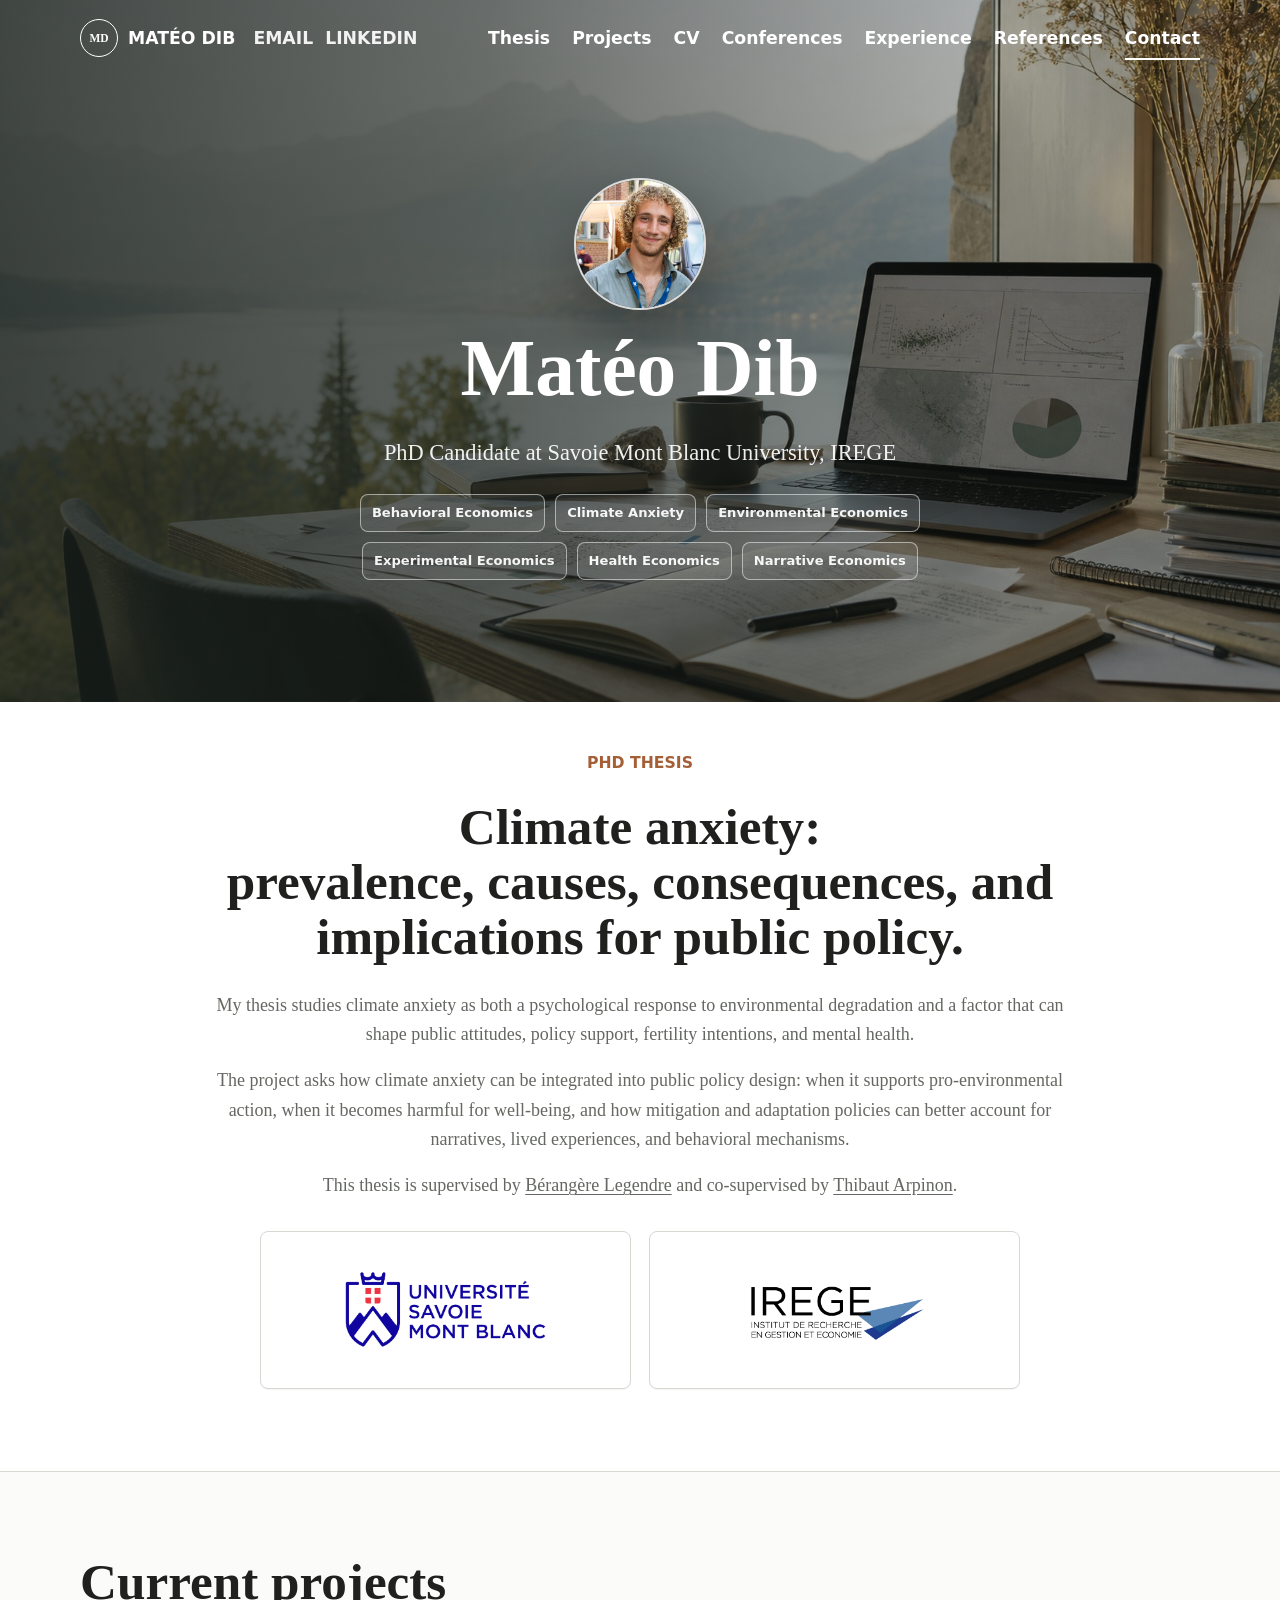
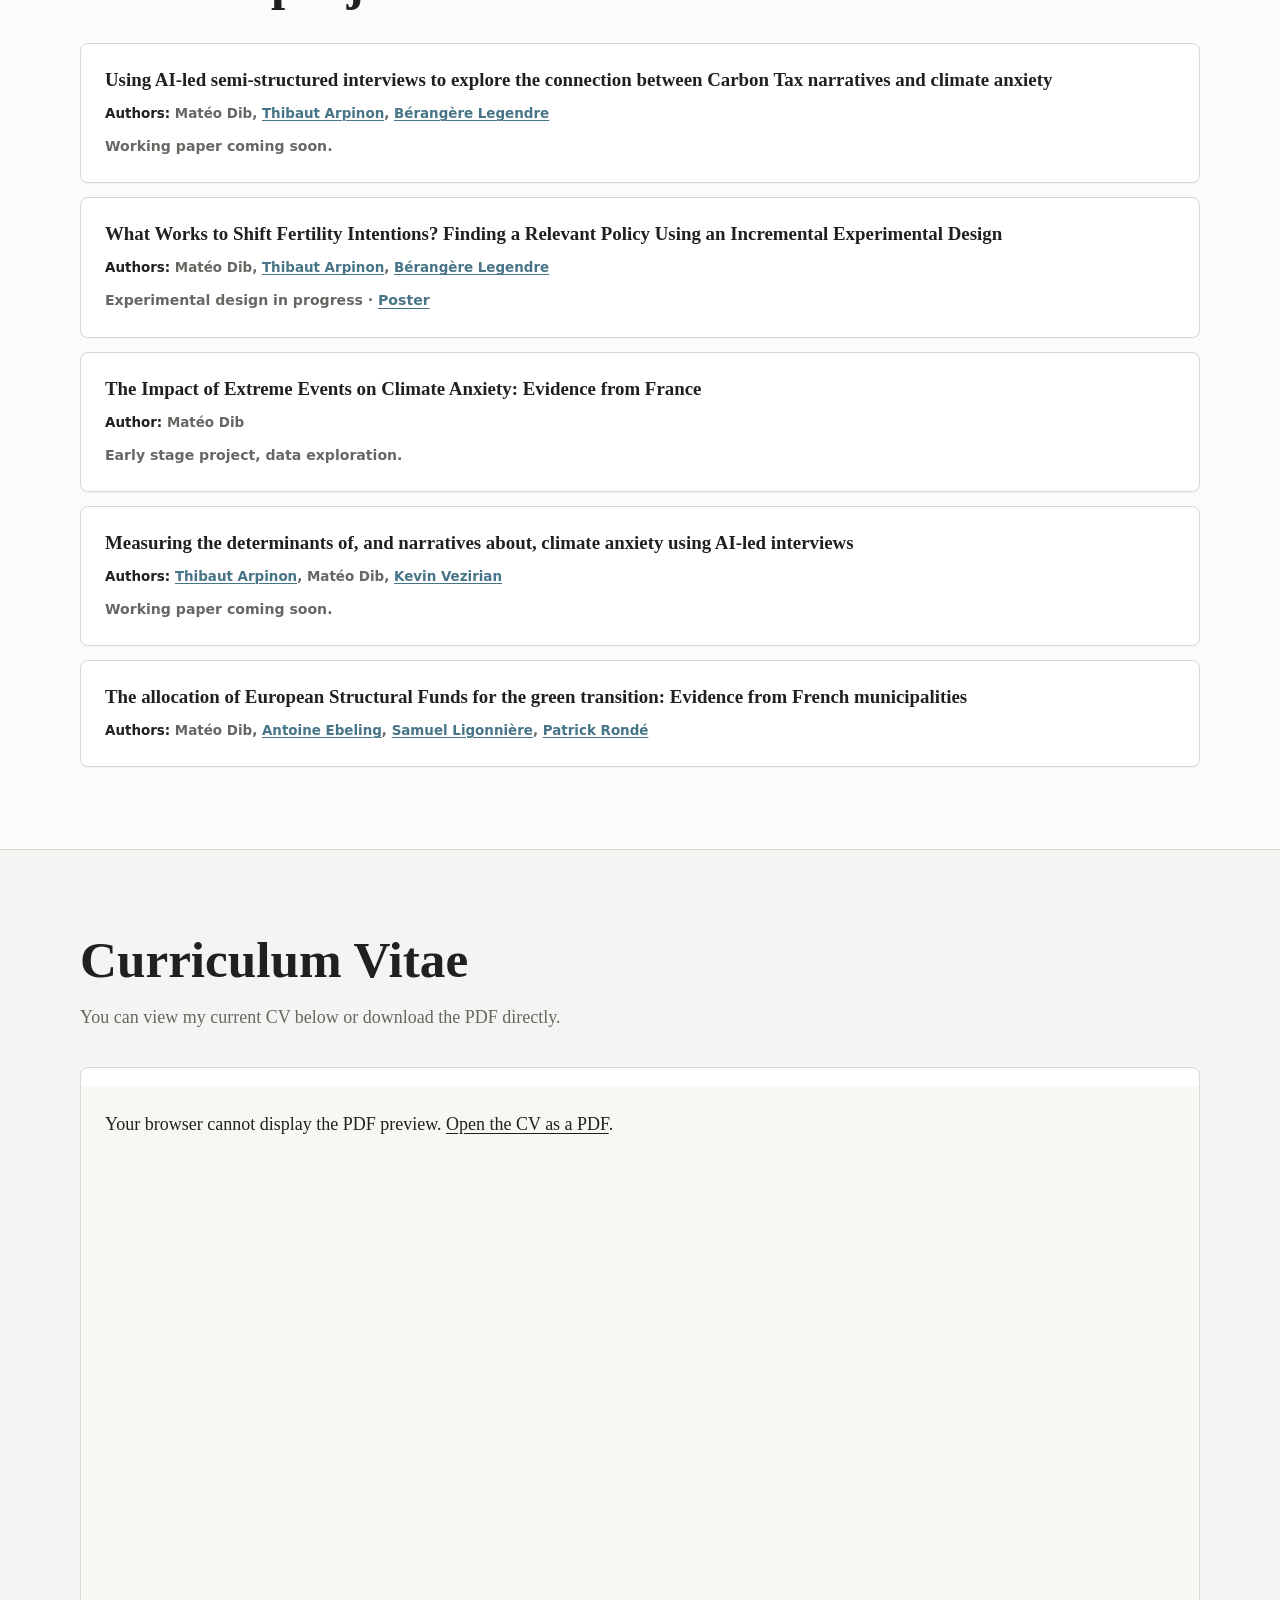
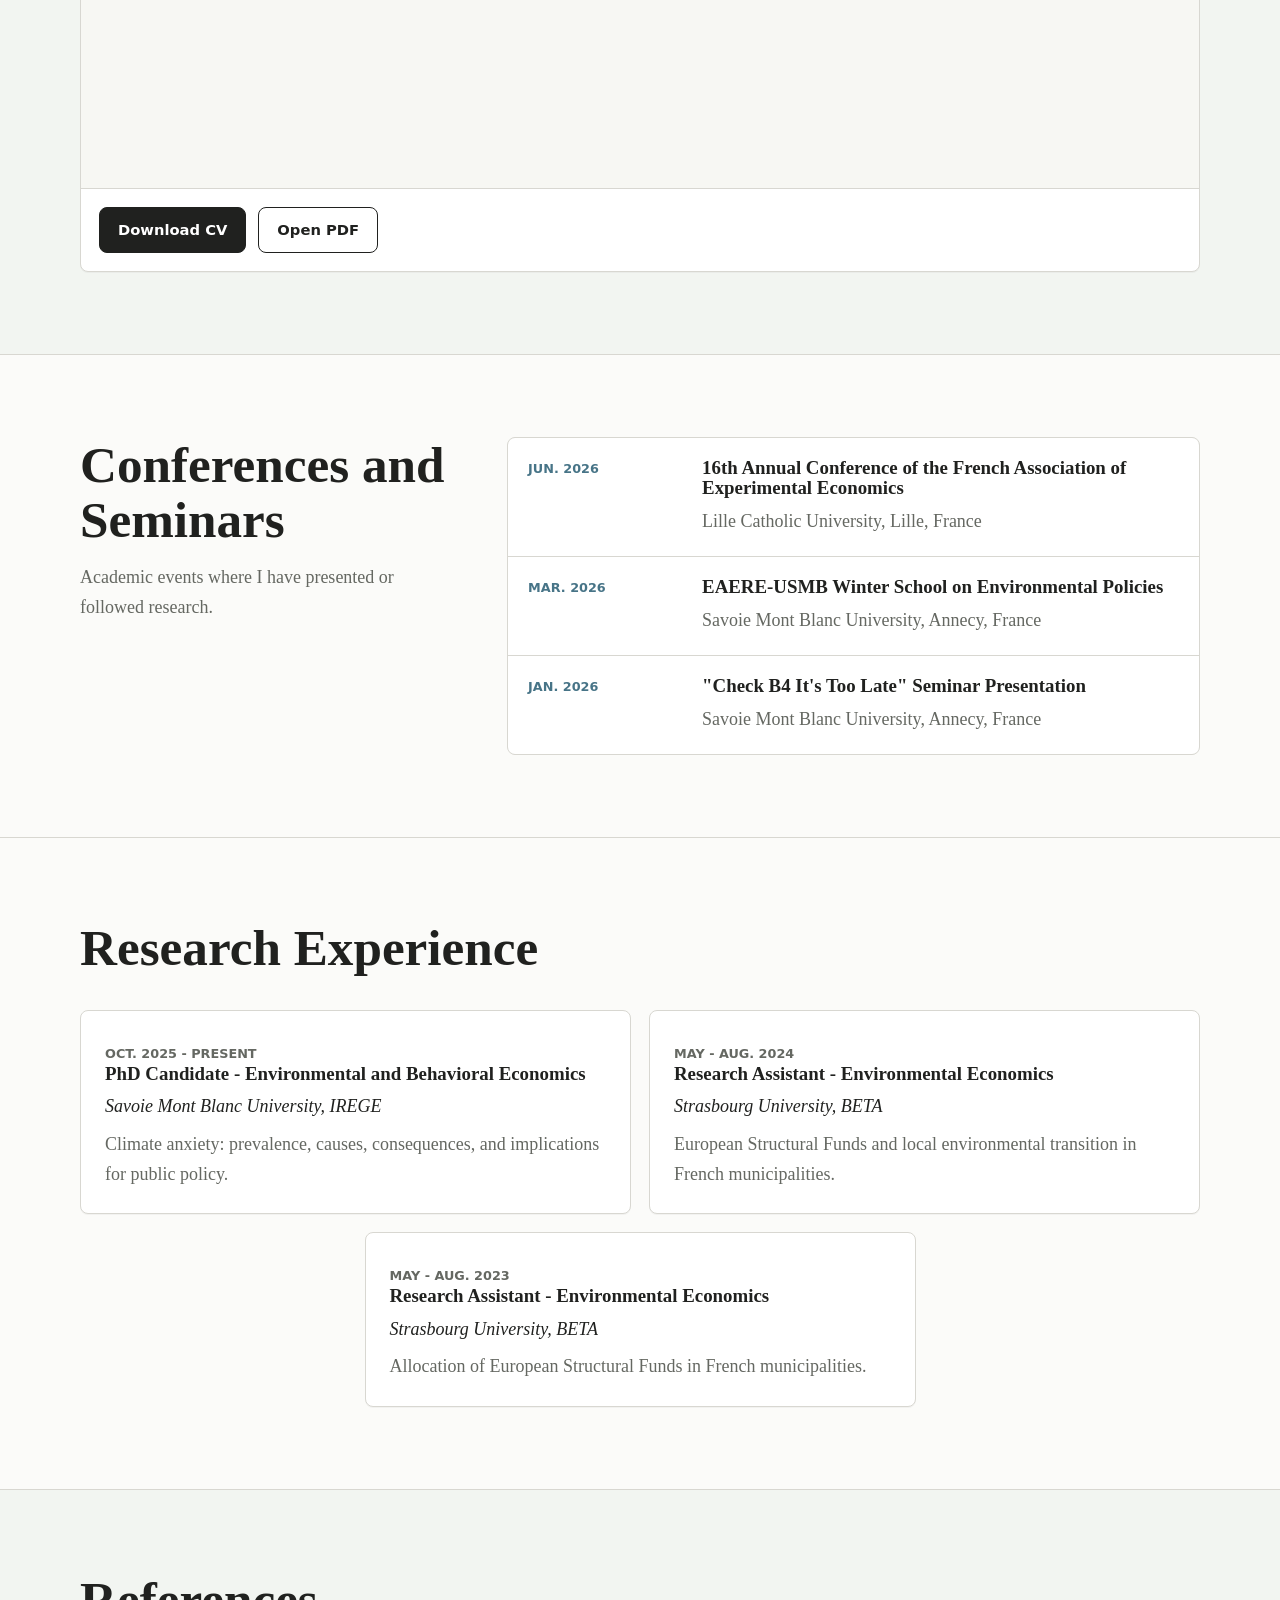
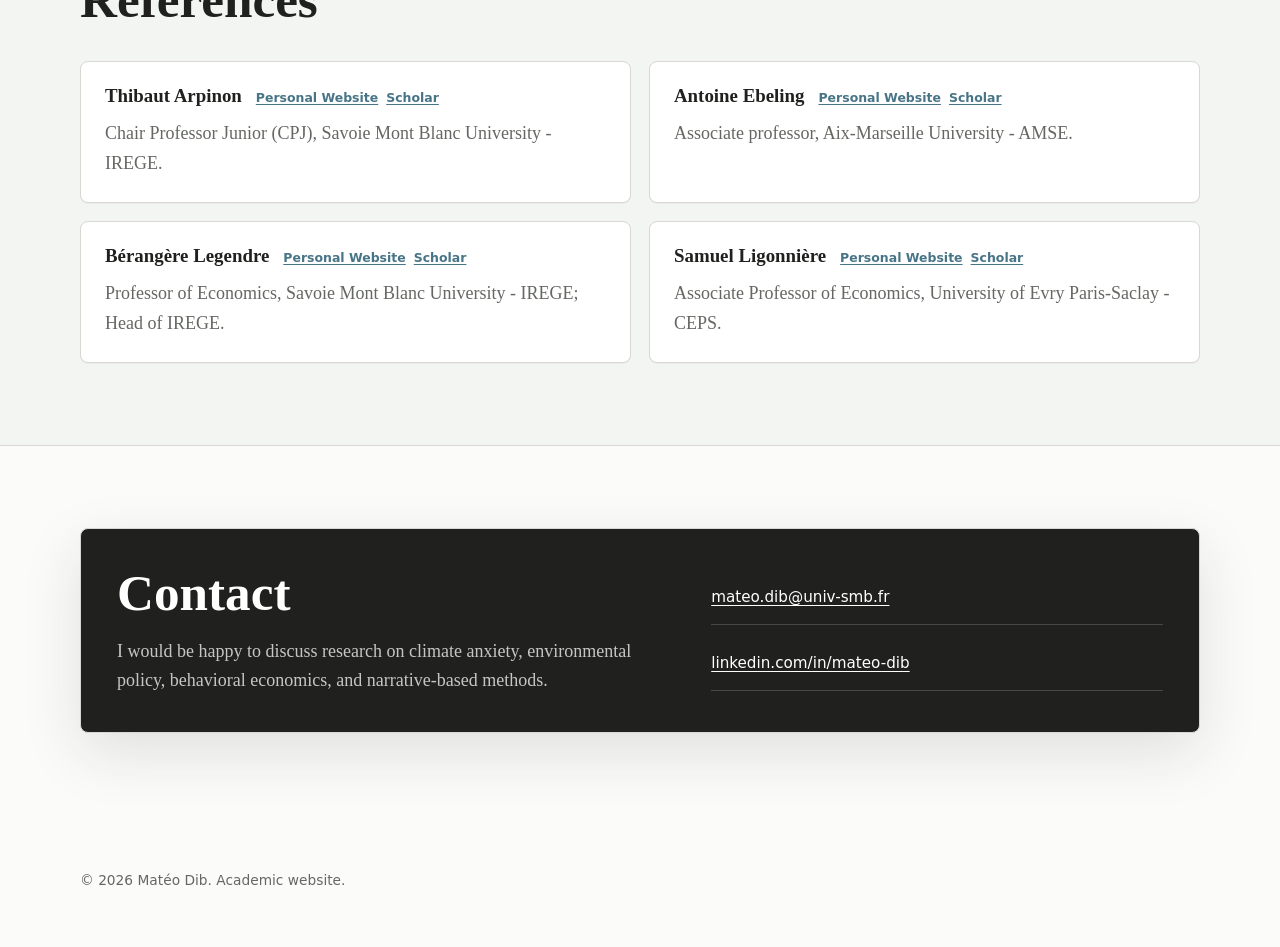
<file: index.html>
<!DOCTYPE html>
<html lang="en">
  <head>
    <meta charset="utf-8" />
    <meta name="viewport" content="width=device-width, initial-scale=1" />
    <title>Matéo Dib | PhD Candidate in Environmental and Behavioral Economics</title>
    <meta
      name="description"
      content="Matéo Dib is a PhD Candidate at Savoie Mont Blanc University, IREGE, researching climate anxiety, environmental and behavioral economics, policy narratives, and experimental methods."
    />
    <meta name="author" content="Matéo Dib" />
    <meta name="robots" content="index, follow" />
    <meta
      name="keywords"
      content="Matéo Dib, Mateo Dib, environmental economics, behavioral economics, climate anxiety, Savoie Mont Blanc University, IREGE"
    />
    <link rel="canonical" href="https://mateodib.github.io/" />
    <meta property="og:site_name" content="Matéo Dib" />
    <meta property="og:title" content="Matéo Dib | PhD Candidate in Environmental and Behavioral Economics" />
    <meta
      property="og:description"
      content="Academic website of Matéo Dib, PhD Candidate at Savoie Mont Blanc University, IREGE, working on climate anxiety, environmental narratives, and public policy."
    />
    <meta property="og:type" content="website" />
    <meta property="og:url" content="https://mateodib.github.io/" />
    <meta property="og:image" content="https://mateodib.github.io/assets/hero-research.jpg" />
    <meta property="og:image:alt" content="Academic research workspace for Matéo Dib" />
    <meta property="og:locale" content="en_US" />
    <meta name="twitter:card" content="summary_large_image" />
    <meta name="twitter:title" content="Matéo Dib | PhD Candidate in Environmental and Behavioral Economics" />
    <meta
      name="twitter:description"
      content="Research on climate anxiety, environmental economics, behavioral experiments, policy narratives, and mental health."
    />
    <meta name="twitter:image" content="https://mateodib.github.io/assets/hero-research.jpg" />
    <meta name="theme-color" content="#20211f" />
    <link rel="icon" href="assets/favicon.svg" type="image/svg+xml" />
    <link rel="preload" href="assets/hero-research.jpg" as="image" />
    <link rel="stylesheet" href="styles.css" />
    <script type="application/ld+json">
      {
        "@context": "https://schema.org",
        "@type": "Person",
        "@id": "https://mateodib.github.io/#person",
        "name": "Matéo Dib",
        "alternateName": ["Mateo Dib", "Matéo DIB"],
        "url": "https://mateodib.github.io/",
        "image": "https://mateodib.github.io/assets/mateo-dib-portrait.jpeg",
        "email": "mailto:mateo.dib@univ-smb.fr",
        "jobTitle": "PhD Candidate in Environmental and Behavioral Economics",
        "description": "Matéo Dib is a PhD Candidate at Savoie Mont Blanc University, IREGE, researching climate anxiety, environmental and behavioral economics, policy narratives, and experimental methods.",
        "affiliation": [
          {
            "@type": "CollegeOrUniversity",
            "name": "Savoie Mont Blanc University",
            "url": "https://www.univ-smb.fr/"
          },
          {
            "@type": "Organization",
            "name": "IREGE"
          }
        ],
        "knowsAbout": [
          "Behavioral Economics",
          "Climate Anxiety",
          "Environmental Economics",
          "Experimental Economics",
          "Health Economics",
          "Narrative Economics"
        ],
        "sameAs": [
          "https://www.linkedin.com/in/mateo-dib",
          "https://github.com/MateoDib"
        ]
      }
    </script>
  </head>
  <body>
    <a class="skip-link" href="#main">Skip to content</a>

    <header class="site-header" data-site-header>
      <div class="header-left">
        <a class="brand" href="#top" aria-label="Matéo Dib home">
          <span class="brand-mark">MD</span>
          <span class="brand-text">Matéo Dib</span>
        </a>

        <div class="header-contact-links" aria-label="Quick contact links">
          <a href="mailto:mateo.dib@univ-smb.fr">Email</a>
          <a href="https://www.linkedin.com/in/mateo-dib" target="_blank" rel="noreferrer">LinkedIn</a>
        </div>
      </div>

      <button class="nav-toggle" type="button" aria-expanded="false" aria-controls="site-navigation" data-nav-toggle>
        <span class="nav-toggle-line"></span>
        <span class="nav-toggle-line"></span>
        <span class="nav-toggle-line"></span>
        <span class="sr-only">Menu</span>
      </button>

      <nav class="site-nav" id="site-navigation" aria-label="Primary navigation" data-site-nav>
        <a href="#thesis">Thesis</a>
        <a href="#research">Projects</a>
        <a href="#cv">CV</a>
        <a href="#public-profile">Conferences</a>
        <a href="#experience">Experience</a>
        <a href="#references">References</a>
        <a href="#contact">Contact</a>
      </nav>
    </header>

    <main id="main">
      <section class="hero" id="top" aria-labelledby="hero-title">
        <div class="hero-media" aria-hidden="true"></div>
        <div class="hero-content">
          <figure class="hero-portrait">
            <img src="assets/mateo-dib-portrait.jpeg" alt="Portrait of Matéo Dib" />
          </figure>
          <h1 id="hero-title">Matéo Dib</h1>
          <p class="hero-lead">PhD Candidate at Savoie Mont Blanc University, IREGE</p>
          <div class="hero-fields" aria-label="Research fields">
            <span>Behavioral Economics</span>
            <span>Climate Anxiety</span>
            <span>Environmental Economics</span>
            <span>Experimental Economics</span>
            <span>Health Economics</span>
            <span>Narrative Economics</span>
          </div>
        </div>
      </section>

      <section class="intro-section thesis-section" id="thesis" aria-labelledby="thesis-title">
        <div class="section-inner thesis-layout">
          <p class="section-kicker">PhD Thesis</p>
          <h2 id="thesis-title">
            Climate anxiety:<br />
            prevalence, causes, consequences, and implications for public policy.
          </h2>
          <div class="thesis-copy">
            <p>
              My thesis studies climate anxiety as both a psychological response to environmental
              degradation and a factor that can shape public attitudes, policy support, fertility
              intentions, and mental health.
            </p>
            <p>
              The project asks how climate anxiety can be integrated into public policy design:
              when it supports pro-environmental action, when it becomes harmful for well-being,
              and how mitigation and adaptation policies can better account for narratives,
              lived experiences, and behavioral mechanisms.
            </p>
            <p>
              This thesis is supervised by
              <a href="https://scholar.google.com/citations?hl=en&amp;user=TRPis5EAAAAJ" target="_blank" rel="noreferrer">Bérangère Legendre</a>
              and co-supervised by
              <a href="https://scholar.google.com/citations?user=WpSJ4YQAAAAJ&amp;hl=en" target="_blank" rel="noreferrer">Thibaut Arpinon</a>.
            </p>
          </div>

          <div class="logo-grid thesis-logo-grid" aria-label="Funding and institutional support logos">
            <a class="logo-card logo-link" href="https://www.univ-smb.fr/recherche/" target="_blank" rel="noreferrer" aria-label="Savoie Mont Blanc University research website">
              <img class="logo-usmb" src="assets/logo-usmb.png" alt="Savoie Mont Blanc University" />
            </a>
            <a class="logo-card logo-link" href="https://www.irege.univ-smb.fr" target="_blank" rel="noreferrer" aria-label="IREGE website">
              <img class="logo-irege" src="assets/logo-irege.png" alt="IREGE" />
            </a>
          </div>
        </div>
      </section>

      <section class="section" id="research" aria-labelledby="research-title">
        <div class="section-inner">
          <div class="section-heading">
            <h2 id="research-title">Current projects</h2>
          </div>

          <div class="project-grid">
            <article class="project-card">
              <h3>Using AI-led semi-structured interviews to explore the connection between Carbon Tax narratives and climate anxiety</h3>
              <p class="project-authors">
                <span>Authors:</span>
                Matéo Dib,
                <a href="https://scholar.google.com/citations?user=WpSJ4YQAAAAJ&amp;hl=en" target="_blank" rel="noreferrer">Thibaut Arpinon</a>,
                <a href="https://scholar.google.com/citations?hl=en&amp;user=TRPis5EAAAAJ" target="_blank" rel="noreferrer">Bérangère Legendre</a>
              </p>
              <p class="project-status">Working paper coming soon.</p>
            </article>

            <article class="project-card">
              <h3>What Works to Shift Fertility Intentions? Finding a Relevant Policy Using an Incremental Experimental Design</h3>
              <p class="project-authors">
                <span>Authors:</span>
                Matéo Dib,
                <a href="https://scholar.google.com/citations?user=WpSJ4YQAAAAJ&amp;hl=en" target="_blank" rel="noreferrer">Thibaut Arpinon</a>,
                <a href="https://scholar.google.com/citations?hl=en&amp;user=TRPis5EAAAAJ" target="_blank" rel="noreferrer">Bérangère Legendre</a>
              </p>
              <p class="project-status">
                Experimental design in progress ·
                <a href="https://osf.io/aw8tb/files/t2kw4" target="_blank" rel="noreferrer">Poster</a>
              </p>
            </article>

            <article class="project-card">
              <h3>The Impact of Extreme Events on Climate Anxiety: Evidence from France</h3>
              <p class="project-authors">
                <span>Author:</span>
                Matéo Dib
              </p>
              <p class="project-status">Early stage project, data exploration.</p>
            </article>

            <article class="project-card">
              <h3>Measuring the determinants of, and narratives about, climate anxiety using AI-led interviews</h3>
              <p class="project-authors">
                <span>Authors:</span>
                <a href="https://scholar.google.com/citations?user=WpSJ4YQAAAAJ&amp;hl=en" target="_blank" rel="noreferrer">Thibaut Arpinon</a>,
                Matéo Dib,
                <a href="https://scholar.google.com/citations?user=DGLf2LYAAAAJ&amp;hl=en" target="_blank" rel="noreferrer">Kevin Vezirian</a>
              </p>
              <p class="project-status">Working paper coming soon.</p>
            </article>

            <article class="project-card">
              <h3>The allocation of European Structural Funds for the green transition: Evidence from French municipalities</h3>
              <p class="project-authors">
                <span>Authors:</span>
                Matéo Dib,
                <a href="https://scholar.google.com/citations?user=PYZVfIYAAAAJ&amp;hl=en" target="_blank" rel="noreferrer">Antoine Ebeling</a>,
                <a href="https://scholar.google.com/citations?hl=en&amp;user=XBq8HdwAAAAJ" target="_blank" rel="noreferrer">Samuel Ligonnière</a>,
                <a href="https://scholar.google.com/citations?hl=en&amp;user=XWFZkBEAAAAJ" target="_blank" rel="noreferrer">Patrick Rondé</a>
              </p>
            </article>
          </div>
        </div>
      </section>

      <section class="section muted" id="cv" aria-labelledby="cv-title">
        <div class="section-inner">
          <div class="section-heading">
            <h2 id="cv-title">Curriculum Vitae</h2>
            <p>You can view my current CV below or download the PDF directly.</p>
          </div>

          <div class="cv-panel">
            <object class="cv-viewer" data="cv/CV_2026.pdf#view=FitH" type="application/pdf">
              <p>
                Your browser cannot display the PDF preview.
                <a href="cv/CV_2026.pdf">Open the CV as a PDF</a>.
              </p>
            </object>
            <div class="cv-actions">
              <a class="button button-dark" href="cv/CV_2026.pdf" download>Download CV</a>
              <a class="button button-outline" href="cv/CV_2026.pdf" target="_blank" rel="noreferrer">Open PDF</a>
            </div>
          </div>
        </div>
      </section>

      <section class="section" id="public-profile" aria-labelledby="profile-title">
        <div class="section-inner split-layout">
          <div class="section-heading compact">
            <h2 id="profile-title">Conferences and Seminars</h2>
            <p>
              Academic events where I have presented or followed research.
            </p>
          </div>

          <div class="timeline" aria-label="Academic timeline">
            <article class="timeline-item">
              <div class="timeline-date">Jun. 2026</div>
              <div>
                <h3>16th Annual Conference of the French Association of Experimental Economics</h3>
                <p>Lille Catholic University, Lille, France</p>
              </div>
            </article>

            <article class="timeline-item">
              <div class="timeline-date">Mar. 2026</div>
              <div>
                <h3>EAERE-USMB Winter School on Environmental Policies</h3>
                <p>Savoie Mont Blanc University, Annecy, France</p>
              </div>
            </article>

            <article class="timeline-item">
              <div class="timeline-date">Jan. 2026</div>
              <div>
                <h3>"Check B4 It's Too Late" Seminar Presentation</h3>
                <p>Savoie Mont Blanc University, Annecy, France</p>
              </div>
            </article>

          </div>
        </div>
      </section>

      <section class="section section-divider" id="experience" aria-labelledby="experience-title">
        <div class="section-inner">
          <div class="section-heading">
            <h2 id="experience-title">Research Experience</h2>
          </div>

          <div class="experience-grid">
            <article class="experience-item">
              <p class="item-date">Oct. 2025 - present</p>
              <h3>PhD Candidate - Environmental and Behavioral Economics</h3>
              <p class="institution">Savoie Mont Blanc University, IREGE</p>
              <p>Climate anxiety: prevalence, causes, consequences, and implications for public policy.</p>
            </article>

            <article class="experience-item">
              <p class="item-date">May - Aug. 2024</p>
              <h3>Research Assistant - Environmental Economics</h3>
              <p class="institution">Strasbourg University, BETA</p>
              <p>European Structural Funds and local environmental transition in French municipalities.</p>
            </article>

            <article class="experience-item">
              <p class="item-date">May - Aug. 2023</p>
              <h3>Research Assistant - Environmental Economics</h3>
              <p class="institution">Strasbourg University, BETA</p>
              <p>Allocation of European Structural Funds in French municipalities.</p>
            </article>

          </div>
        </div>
      </section>

      <section class="section muted" id="references" aria-labelledby="references-title">
        <div class="section-inner">
          <div class="section-heading">
            <h2 id="references-title">References</h2>
          </div>

          <div class="reference-grid">
            <article class="reference-card">
              <div class="reference-header">
                <h3>Thibaut Arpinon</h3>
                <div class="reference-links">
                  <a href="https://sites.google.com/view/thibautarpinon/home" target="_blank" rel="noreferrer">Personal Website</a>
                  <a href="https://scholar.google.com/citations?user=WpSJ4YQAAAAJ&hl=en" target="_blank" rel="noreferrer">Scholar</a>
                </div>
              </div>
              <p class="reference-position">Chair Professor Junior (CPJ), Savoie Mont Blanc University - IREGE.</p>
            </article>

            <article class="reference-card">
              <div class="reference-header">
                <h3>Antoine Ebeling</h3>
                <div class="reference-links">
                  <a href="https://sites.google.com/view/antoine-ebeling/home" target="_blank" rel="noreferrer">Personal Website</a>
                  <a href="https://scholar.google.com/citations?user=PYZVfIYAAAAJ&hl=en" target="_blank" rel="noreferrer">Scholar</a>
                </div>
              </div>
              <p class="reference-position">Associate professor, Aix-Marseille University - AMSE.</p>
            </article>

            <article class="reference-card">
              <div class="reference-header">
                <h3>Bérangère Legendre</h3>
                <div class="reference-links">
                  <a href="https://sites.google.com/view/berangerelegendre/home" target="_blank" rel="noreferrer">Personal Website</a>
                  <a href="https://scholar.google.com/citations?hl=en&user=TRPis5EAAAAJ" target="_blank" rel="noreferrer">Scholar</a>
                </div>
              </div>
              <p class="reference-position">Professor of Economics, Savoie Mont Blanc University - IREGE; Head of IREGE.</p>
            </article>

            <article class="reference-card">
              <div class="reference-header">
                <h3>Samuel Ligonnière</h3>
                <div class="reference-links">
                  <a href="https://samuelligonniere.com/" target="_blank" rel="noreferrer">Personal Website</a>
                  <a href="https://scholar.google.com/citations?hl=en&user=XBq8HdwAAAAJ" target="_blank" rel="noreferrer">Scholar</a>
                </div>
              </div>
              <p class="reference-position">Associate Professor of Economics, University of Evry Paris-Saclay - CEPS.</p>
            </article>
          </div>
        </div>
      </section>

      <section class="section contact-section" id="contact" aria-labelledby="contact-title">
        <div class="section-inner contact-panel">
          <div>
            <h2 id="contact-title">Contact</h2>
            <p>
              I would be happy to discuss research on climate anxiety, environmental policy,
              behavioral economics, and narrative-based methods.
            </p>
          </div>
          <div class="contact-links" aria-label="Contact details">
            <a href="mailto:mateo.dib@univ-smb.fr">mateo.dib@univ-smb.fr</a>
            <a href="https://www.linkedin.com/in/mateo-dib" target="_blank" rel="noreferrer">linkedin.com/in/mateo-dib</a>
          </div>
        </div>
      </section>
    </main>

    <footer class="site-footer">
      <p>© <span data-year></span> Matéo Dib. Academic website.</p>
    </footer>

    <script src="script.js"></script>
  </body>
</html>
</file>
<file: styles.css>
:root {
  --paper: #fbfbf9;
  --surface: #ffffff;
  --ink: #20211f;
  --muted: #656862;
  --line: #d8d7d1;
  --forest: #3f6650;
  --lake: #477487;
  --amber: #ad7041;
  --rust: #a45f37;
  --shadow: 0 20px 60px rgba(32, 33, 31, 0.12);
  --content: min(1120px, calc(100vw - 40px));
  --header-link-size: 1.08rem;
  --radius: 8px;
}

* {
  box-sizing: border-box;
}

html {
  scroll-behavior: smooth;
}

section[id] {
  scroll-margin-top: 92px;
}

body {
  margin: 0;
  background: var(--paper);
  color: var(--ink);
  font-family: Charter, Georgia, "Times New Roman", serif;
  font-size: 18px;
  line-height: 1.65;
  text-rendering: optimizeLegibility;
}

body.nav-open {
  overflow: hidden;
}

a {
  color: inherit;
  text-decoration-thickness: 0.08em;
  text-underline-offset: 0.18em;
}

img {
  display: block;
  max-width: 100%;
}

.skip-link {
  position: fixed;
  top: 12px;
  left: 12px;
  z-index: 100;
  transform: translateY(-180%);
  background: var(--ink);
  color: var(--surface);
  padding: 8px 12px;
  border-radius: var(--radius);
}

.skip-link:focus {
  transform: translateY(0);
}

.sr-only {
  position: absolute;
  width: 1px;
  height: 1px;
  padding: 0;
  margin: -1px;
  overflow: hidden;
  clip: rect(0, 0, 0, 0);
  white-space: nowrap;
  border: 0;
}

.site-header {
  position: fixed;
  inset: 0 0 auto 0;
  z-index: 30;
  display: flex;
  align-items: center;
  justify-content: space-between;
  gap: 24px;
  width: 100%;
  padding: 18px max(20px, calc((100vw - 1120px) / 2));
  color: var(--surface);
  transition: background 180ms ease, color 180ms ease, box-shadow 180ms ease, padding 180ms ease;
}

.site-header.is-scrolled,
.site-header.nav-visible {
  background: rgba(251, 251, 249, 0.96);
  color: var(--ink);
  box-shadow: 0 1px 0 var(--line);
  backdrop-filter: blur(16px);
}

.header-left {
  display: flex;
  align-items: center;
  gap: 18px;
  min-width: 0;
}

.brand {
  display: inline-flex;
  align-items: center;
  gap: 10px;
  min-width: 0;
  font-weight: 700;
  text-decoration: none;
}

.brand-mark {
  display: grid;
  place-items: center;
  width: 38px;
  height: 38px;
  border: 1px solid currentColor;
  border-radius: 50%;
  font-size: 0.72rem;
  letter-spacing: 0;
}

.brand-text {
  font-family: Inter, ui-sans-serif, system-ui, -apple-system, BlinkMacSystemFont, "Segoe UI", sans-serif;
  font-size: var(--header-link-size);
  letter-spacing: 0;
  text-transform: uppercase;
}

.header-contact-links {
  display: inline-flex;
  align-items: center;
  gap: 12px;
  flex-shrink: 0;
  font-family: Inter, ui-sans-serif, system-ui, -apple-system, BlinkMacSystemFont, "Segoe UI", sans-serif;
  font-size: var(--header-link-size);
  font-weight: 700;
  text-transform: uppercase;
}

.header-contact-links a {
  padding: 6px 0;
  text-decoration: none;
  opacity: 0.92;
}

.header-contact-links a:hover {
  opacity: 1;
}

.site-nav {
  display: flex;
  align-items: center;
  gap: 22px;
  font-family: Inter, ui-sans-serif, system-ui, -apple-system, BlinkMacSystemFont, "Segoe UI", sans-serif;
  font-size: var(--header-link-size);
  font-weight: 700;
}

.site-nav a {
  position: relative;
  text-decoration: none;
}

.site-nav a::after {
  position: absolute;
  left: 0;
  right: 0;
  bottom: -7px;
  height: 2px;
  content: "";
  background: currentColor;
  opacity: 0;
  transform: scaleX(0.6);
  transition: opacity 160ms ease, transform 160ms ease;
}

.site-nav a:hover::after,
.site-nav a.is-active::after {
  opacity: 1;
  transform: scaleX(1);
}

.nav-toggle {
  display: none;
  width: 42px;
  height: 42px;
  border: 1px solid currentColor;
  border-radius: var(--radius);
  background: transparent;
  color: inherit;
  cursor: pointer;
}

.nav-toggle-line {
  display: block;
  width: 18px;
  height: 2px;
  margin: 4px auto;
  background: currentColor;
}

.hero {
  position: relative;
  display: grid;
  align-items: center;
  min-height: 78vh;
  padding: 120px 0 64px;
  overflow: hidden;
  color: var(--surface);
}

.hero-media {
  position: absolute;
  inset: 0;
  background:
    linear-gradient(90deg, rgba(24, 31, 27, 0.78) 0%, rgba(24, 31, 27, 0.55) 38%, rgba(24, 31, 27, 0.14) 78%),
    linear-gradient(180deg, rgba(24, 31, 27, 0.2), rgba(24, 31, 27, 0.35)),
    url("assets/hero-research.jpg") center / cover no-repeat;
  transform: scale(1.01);
}

.hero-content {
  position: relative;
  width: var(--content);
  margin: 0 auto;
  max-width: 760px;
  justify-self: center;
  text-align: center;
}

.hero-portrait {
  width: min(132px, 38vw);
  margin: 0 auto 16px;
}

.hero-portrait img {
  width: 100%;
  aspect-ratio: 1;
  border: 2px solid rgba(255, 255, 255, 0.78);
  border-radius: 50%;
  object-fit: cover;
  object-position: center 32%;
  box-shadow: 0 24px 70px rgba(0, 0, 0, 0.34);
}

h1,
h2,
h3,
p {
  overflow-wrap: break-word;
}

h1,
h2,
h3 {
  margin: 0;
  line-height: 1.08;
  font-weight: 700;
}

h1 {
  max-width: 620px;
  margin-inline: auto;
  font-size: clamp(2.7rem, 6.2vw, 5.25rem);
}

h2 {
  font-size: clamp(2rem, 4vw, 3.2rem);
}

h3 {
  font-size: 1.18rem;
}

.hero-lead {
  max-width: 690px;
  margin: 24px auto 0;
  color: rgba(255, 255, 255, 0.92);
  font-size: clamp(1.12rem, 2vw, 1.4rem);
  line-height: 1.5;
}

.hero-fields {
  display: flex;
  flex-wrap: wrap;
  justify-content: center;
  gap: 10px;
  max-width: 760px;
  margin: 24px auto 0;
}

.hero-fields span {
  display: inline-flex;
  align-items: center;
  min-height: 38px;
  padding: 7px 11px;
  border: 1px solid rgba(255, 255, 255, 0.5);
  border-radius: var(--radius);
  background: rgba(255, 255, 255, 0.08);
  color: rgba(255, 255, 255, 0.94);
  font-family: Inter, ui-sans-serif, system-ui, -apple-system, BlinkMacSystemFont, "Segoe UI", sans-serif;
  font-size: 0.82rem;
  font-weight: 700;
}

.hero-actions {
  display: flex;
  flex-wrap: wrap;
  justify-content: center;
  gap: 12px;
  margin-top: 28px;
}

.button {
  display: inline-flex;
  align-items: center;
  justify-content: center;
  min-height: 46px;
  padding: 10px 18px;
  border: 1px solid currentColor;
  border-radius: var(--radius);
  font-family: Inter, ui-sans-serif, system-ui, -apple-system, BlinkMacSystemFont, "Segoe UI", sans-serif;
  font-size: 0.92rem;
  font-weight: 750;
  line-height: 1.2;
  text-decoration: none;
}

.button-primary {
  background: var(--surface);
  color: var(--ink);
  border-color: var(--surface);
}

.button-secondary {
  color: var(--surface);
  background: rgba(255, 255, 255, 0.08);
}

.button-dark {
  color: var(--surface);
  background: var(--ink);
  border-color: var(--ink);
}

.button-outline {
  color: var(--ink);
  background: transparent;
  border-color: var(--ink);
}

.intro-section,
.section {
  padding: 82px 0;
}

.intro-section {
  padding-top: 52px;
  background: var(--surface);
  border-bottom: 1px solid var(--line);
}

.section-inner {
  width: var(--content);
  margin: 0 auto;
}

.intro-grid {
  display: grid;
  grid-template-columns: minmax(0, 0.8fr) minmax(320px, 1.2fr);
  gap: 42px;
  align-items: start;
}

.intro-grid h2 {
  max-width: 520px;
}

.thesis-layout {
  display: grid;
  gap: 26px;
  justify-items: center;
  text-align: center;
}

.section-kicker {
  margin: 0;
  color: var(--rust);
  font-family: Inter, ui-sans-serif, system-ui, -apple-system, BlinkMacSystemFont, "Segoe UI", sans-serif;
  font-size: 0.98rem;
  font-weight: 850;
  line-height: 1.2;
  text-transform: uppercase;
}

.thesis-layout h2 {
  max-width: 900px;
  margin-inline: auto;
}

.thesis-copy {
  max-width: 860px;
  margin-inline: auto;
}

.thesis-copy p {
  margin: 0;
  color: var(--muted);
}

.thesis-copy p + p {
  margin-top: 16px;
}

.field-list {
  display: flex;
  flex-wrap: wrap;
  gap: 10px;
}

.field-list span {
  display: inline-flex;
  align-items: center;
  min-height: 42px;
  padding: 8px 12px;
  border: 1px solid var(--line);
  border-radius: var(--radius);
  background: #f7f7f3;
  color: var(--ink);
  font-family: Inter, ui-sans-serif, system-ui, -apple-system, BlinkMacSystemFont, "Segoe UI", sans-serif;
  font-size: 0.86rem;
  font-weight: 650;
}

.section-heading {
  max-width: 760px;
  margin-bottom: 34px;
}

.section-heading.compact {
  margin-bottom: 0;
}

.section-heading p,
.contact-panel p {
  margin: 16px 0 0;
  color: var(--muted);
}

#research .section-heading {
  max-width: none;
}

.project-grid {
  display: grid;
  grid-template-columns: 1fr;
  gap: 14px;
}

.project-card,
.experience-item,
.reference-card {
  border: 1px solid var(--line);
  border-radius: var(--radius);
  background: var(--surface);
  box-shadow: 0 1px 0 rgba(32, 33, 31, 0.04);
}

.project-card {
  padding: 24px;
}

.project-card h3 {
  max-width: 980px;
  line-height: 1.28;
}

.project-status {
  margin: 10px 0 0;
  color: var(--muted);
  font-family: Inter, ui-sans-serif, system-ui, -apple-system, BlinkMacSystemFont, "Segoe UI", sans-serif;
  font-size: 0.88rem;
  font-weight: 750;
}

.project-authors {
  margin: 12px 0 0;
  color: var(--muted);
  font-family: Inter, ui-sans-serif, system-ui, -apple-system, BlinkMacSystemFont, "Segoe UI", sans-serif;
  font-size: 0.84rem;
  font-weight: 650;
  line-height: 1.55;
}

.project-authors span {
  color: var(--ink);
  font-weight: 800;
}

.project-authors a {
  color: var(--lake);
  text-decoration-thickness: 0.08em;
}

.project-status a {
  color: var(--lake);
  text-decoration-thickness: 0.08em;
}

.logo-grid {
  display: grid;
  grid-template-columns: repeat(2, minmax(0, 1fr));
  gap: 18px;
  align-items: stretch;
}

.thesis-logo-grid {
  width: min(760px, 100%);
  margin-top: 4px;
}

.logo-card {
  display: flex;
  align-items: center;
  justify-content: center;
  min-height: 150px;
  padding: 26px;
  border: 1px solid var(--line);
  border-radius: var(--radius);
  background: var(--surface);
  box-shadow: 0 1px 0 rgba(32, 33, 31, 0.04);
}

.logo-link {
  color: inherit;
  text-decoration: none;
  transition: border-color 160ms ease, box-shadow 160ms ease, transform 160ms ease;
}

.logo-link:hover {
  border-color: rgba(71, 116, 135, 0.48);
  box-shadow: 0 10px 28px rgba(32, 33, 31, 0.08);
  transform: translateY(-2px);
}

.logo-link:focus-visible {
  outline: 2px solid var(--lake);
  outline-offset: 4px;
}

.logo-card img {
  width: auto;
  max-width: 100%;
  object-fit: contain;
}

.logo-usmb {
  max-height: 104px;
}

.logo-irege {
  max-height: 74px;
}

.card-meta {
  grid-row: 1 / span 2;
  align-content: start;
  display: flex;
  flex-wrap: wrap;
  flex-direction: column;
  gap: 8px 12px;
  color: var(--forest);
  font-family: Inter, ui-sans-serif, system-ui, -apple-system, BlinkMacSystemFont, "Segoe UI", sans-serif;
  font-size: 0.78rem;
  font-weight: 750;
  text-transform: uppercase;
}

.institution {
  margin: 8px 0 0;
  color: var(--muted);
  font-style: italic;
}

ul {
  padding-left: 1.1em;
  margin: 18px 0 0;
}

li + li {
  margin-top: 8px;
}

.muted {
  background: #f2f5f1;
  border-block: 1px solid var(--line);
}

.section-divider {
  border-top: 1px solid var(--line);
}

.split-layout {
  display: grid;
  grid-template-columns: minmax(260px, 0.7fr) minmax(0, 1.3fr);
  gap: 54px;
  align-items: start;
}

.timeline {
  display: grid;
  gap: 1px;
  overflow: hidden;
  border: 1px solid var(--line);
  border-radius: var(--radius);
  background: var(--line);
}

.timeline-item {
  display: grid;
  grid-template-columns: 150px minmax(0, 1fr);
  gap: 24px;
  padding: 20px;
  background: var(--surface);
}

.timeline-date,
.item-date {
  color: var(--lake);
  font-family: Inter, ui-sans-serif, system-ui, -apple-system, BlinkMacSystemFont, "Segoe UI", sans-serif;
  font-size: 0.8rem;
  font-weight: 800;
  text-transform: uppercase;
}

.timeline-item p,
.experience-item p {
  margin: 8px 0 0;
  color: var(--muted);
}

.experience-grid {
  display: grid;
  grid-template-columns: repeat(2, minmax(0, 1fr));
  gap: 18px;
}

.experience-item,
.reference-card {
  padding: 24px;
}

.experience-item .institution {
  color: var(--ink);
}

.reference-grid {
  display: grid;
  grid-template-columns: repeat(2, minmax(0, 1fr));
  gap: 18px;
}

.experience-grid > :last-child:nth-child(odd),
.reference-grid > :last-child:nth-child(odd) {
  grid-column: 1 / -1;
  justify-self: center;
  width: min(100%, calc((100% - 18px) / 2));
}

.reference-header {
  display: flex;
  flex-wrap: wrap;
  align-items: baseline;
  gap: 8px 14px;
}

.reference-links {
  display: inline-flex;
  flex-wrap: wrap;
  gap: 8px;
  font-family: Inter, ui-sans-serif, system-ui, -apple-system, BlinkMacSystemFont, "Segoe UI", sans-serif;
  font-size: 0.78rem;
  font-weight: 800;
}

.reference-links a {
  color: var(--lake);
  text-decoration-thickness: 0.08em;
}

.reference-position {
  margin: 10px 0 0;
  color: var(--muted);
}

.cv-panel {
  border: 1px solid var(--line);
  border-radius: var(--radius);
  background: var(--surface);
  overflow: hidden;
  box-shadow: 0 1px 0 rgba(32, 33, 31, 0.04);
}

.cv-viewer {
  display: block;
  width: 100%;
  height: min(78vh, 760px);
  min-height: 560px;
  border: 0;
  background: #f7f7f3;
}

.cv-viewer p {
  padding: 24px;
}

.cv-actions {
  display: flex;
  flex-wrap: wrap;
  gap: 12px;
  padding: 18px;
  border-top: 1px solid var(--line);
}

.contact-section {
  padding-bottom: 96px;
}

.contact-panel {
  display: grid;
  grid-template-columns: minmax(0, 1.1fr) minmax(280px, 0.9fr);
  gap: 42px;
  align-items: center;
  padding: 36px;
  border: 1px solid var(--line);
  border-radius: var(--radius);
  background: var(--ink);
  color: var(--surface);
  box-shadow: var(--shadow);
}

.contact-panel p {
  color: rgba(255, 255, 255, 0.74);
}

.contact-links {
  display: grid;
  gap: 12px;
  font-family: Inter, ui-sans-serif, system-ui, -apple-system, BlinkMacSystemFont, "Segoe UI", sans-serif;
  font-size: 0.95rem;
}

.contact-links a,
.contact-links span {
  display: block;
  padding: 14px 0;
  border-bottom: 1px solid rgba(255, 255, 255, 0.18);
}

.site-footer {
  width: var(--content);
  margin: 0 auto;
  padding: 26px 0 42px;
  color: var(--muted);
  font-family: Inter, ui-sans-serif, system-ui, -apple-system, BlinkMacSystemFont, "Segoe UI", sans-serif;
  font-size: 0.86rem;
}

@media (max-width: 900px) {
  body {
    font-size: 17px;
  }

  :root {
    --header-link-size: 0.82rem;
  }

  .site-header {
    padding-inline: 20px;
    gap: 14px;
  }

  .header-left {
    gap: 12px;
  }

  .header-contact-links {
    gap: 10px;
  }

  .nav-toggle {
    display: block;
  }

  .site-nav {
    position: fixed;
    top: 74px;
    left: 20px;
    right: 20px;
    display: none;
    padding: 16px;
    border: 1px solid var(--line);
    border-radius: var(--radius);
    background: var(--surface);
    color: var(--ink);
    box-shadow: var(--shadow);
  }

  .site-nav.is-open {
    display: grid;
    gap: 10px;
  }

  .site-nav a {
    padding: 10px 4px;
  }

  .hero {
    min-height: 72vh;
    padding-top: 112px;
  }

  .hero-content {
    padding-inline: 20px;
    width: 100%;
  }

  .intro-grid,
  .split-layout,
  .contact-panel {
    grid-template-columns: 1fr;
  }

  .project-grid,
  .experience-grid,
  .reference-grid,
  .logo-grid {
    grid-template-columns: 1fr;
  }

  .experience-grid > :last-child:nth-child(odd),
  .reference-grid > :last-child:nth-child(odd) {
    grid-column: auto;
    justify-self: stretch;
    width: auto;
  }

  .card-meta {
    grid-column: auto;
  }

  .card-meta {
    grid-row: auto;
    flex-direction: row;
    margin-bottom: 6px;
  }

  .timeline-item {
    grid-template-columns: 1fr;
    gap: 8px;
  }

  .cv-viewer {
    height: 620px;
    min-height: 520px;
  }
}

@media (max-width: 560px) {
  :root {
    --content: min(100vw - 28px, 1120px);
    --header-link-size: 0.72rem;
  }

  .hero {
    min-height: 68vh;
  }

  .hero-portrait {
    width: min(108px, 38vw);
    margin-bottom: 14px;
  }

  .hero-media {
    background:
      linear-gradient(90deg, rgba(24, 31, 27, 0.84) 0%, rgba(24, 31, 27, 0.62) 62%, rgba(24, 31, 27, 0.32) 100%),
      linear-gradient(180deg, rgba(24, 31, 27, 0.16), rgba(24, 31, 27, 0.45)),
      url("assets/hero-research.jpg") 58% center / cover no-repeat;
  }

  h1 {
    font-size: clamp(2.35rem, 11vw, 3.6rem);
  }

  .brand-mark {
    width: 34px;
    height: 34px;
  }

  .intro-section,
  .section {
    padding: 58px 0;
  }

  .contact-panel {
    padding: 24px;
  }

  .button {
    flex: 1 1 150px;
  }

  .hero-fields span {
    font-size: 0.78rem;
  }

  .cv-viewer {
    height: 520px;
    min-height: 460px;
  }
}

@media (prefers-reduced-motion: reduce) {
  *,
  *::before,
  *::after {
    scroll-behavior: auto !important;
    transition-duration: 0.01ms !important;
    animation-duration: 0.01ms !important;
    animation-iteration-count: 1 !important;
  }
}
</file>
